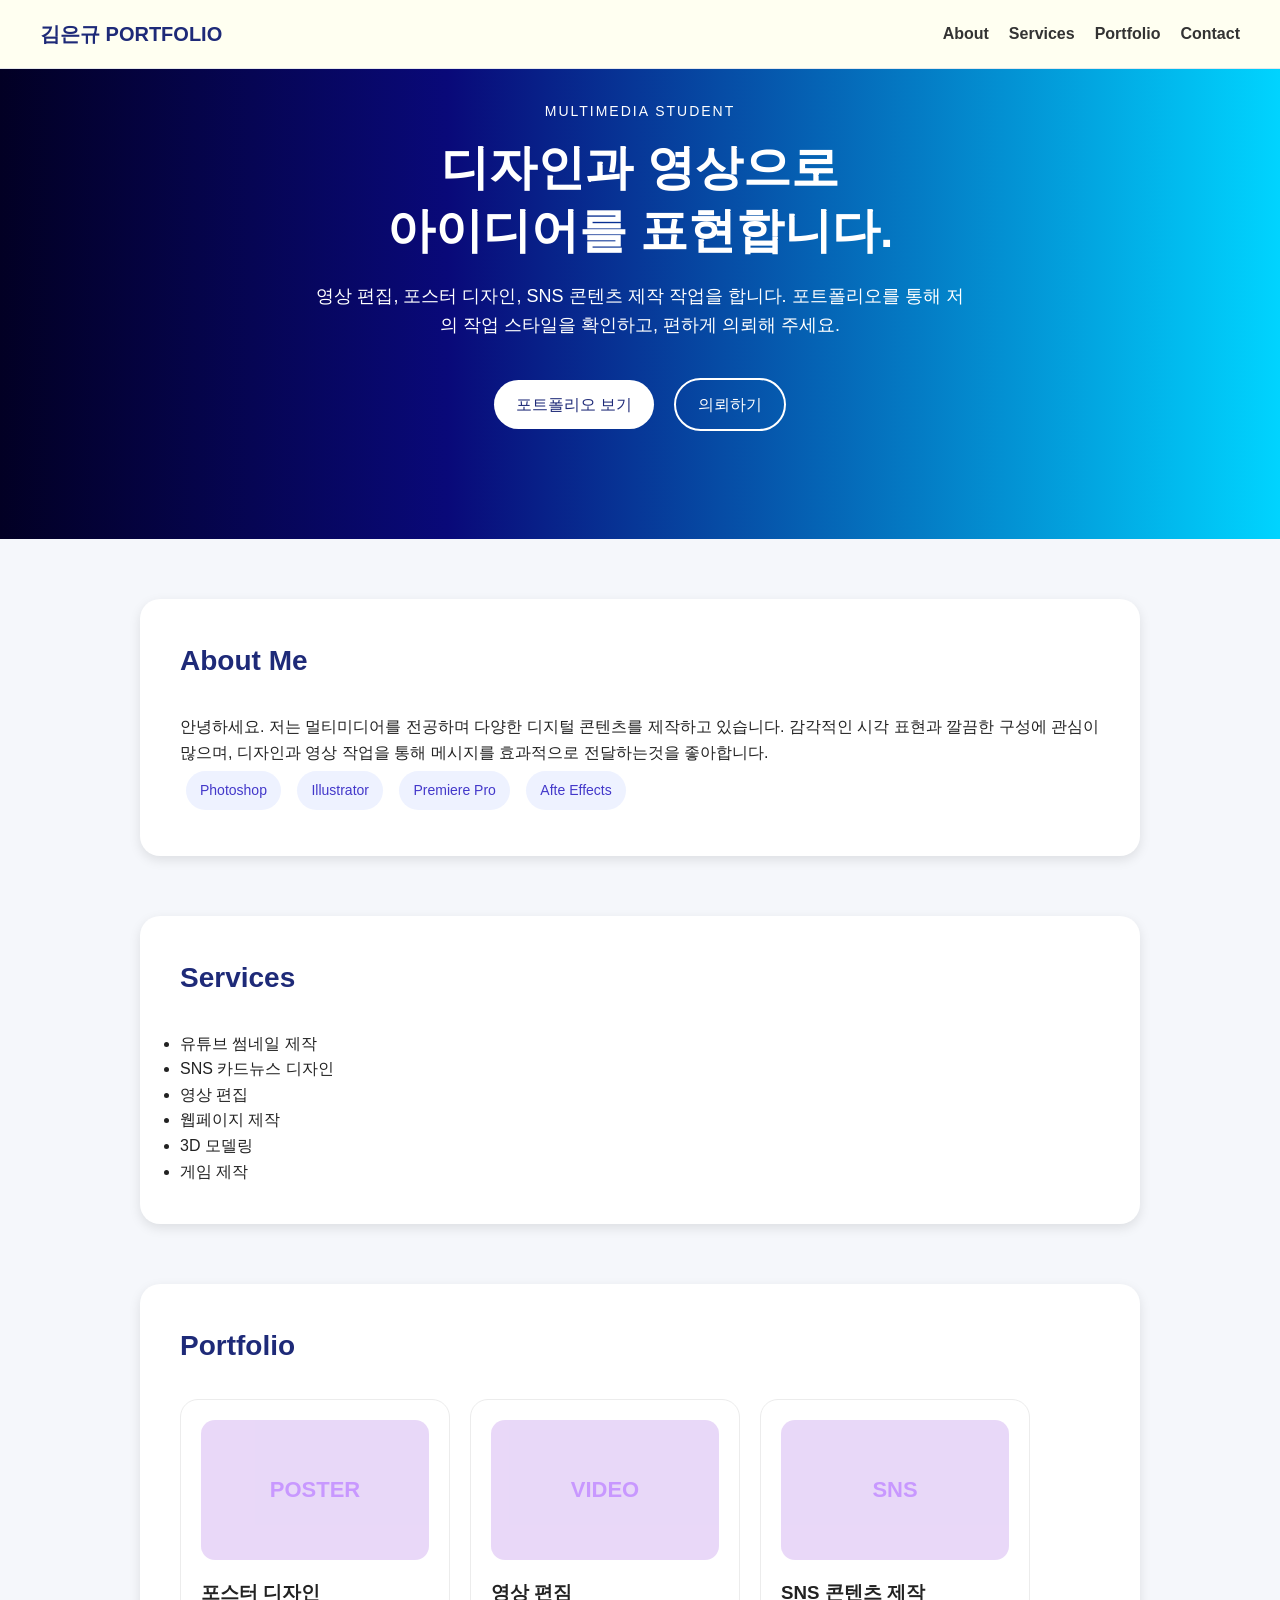
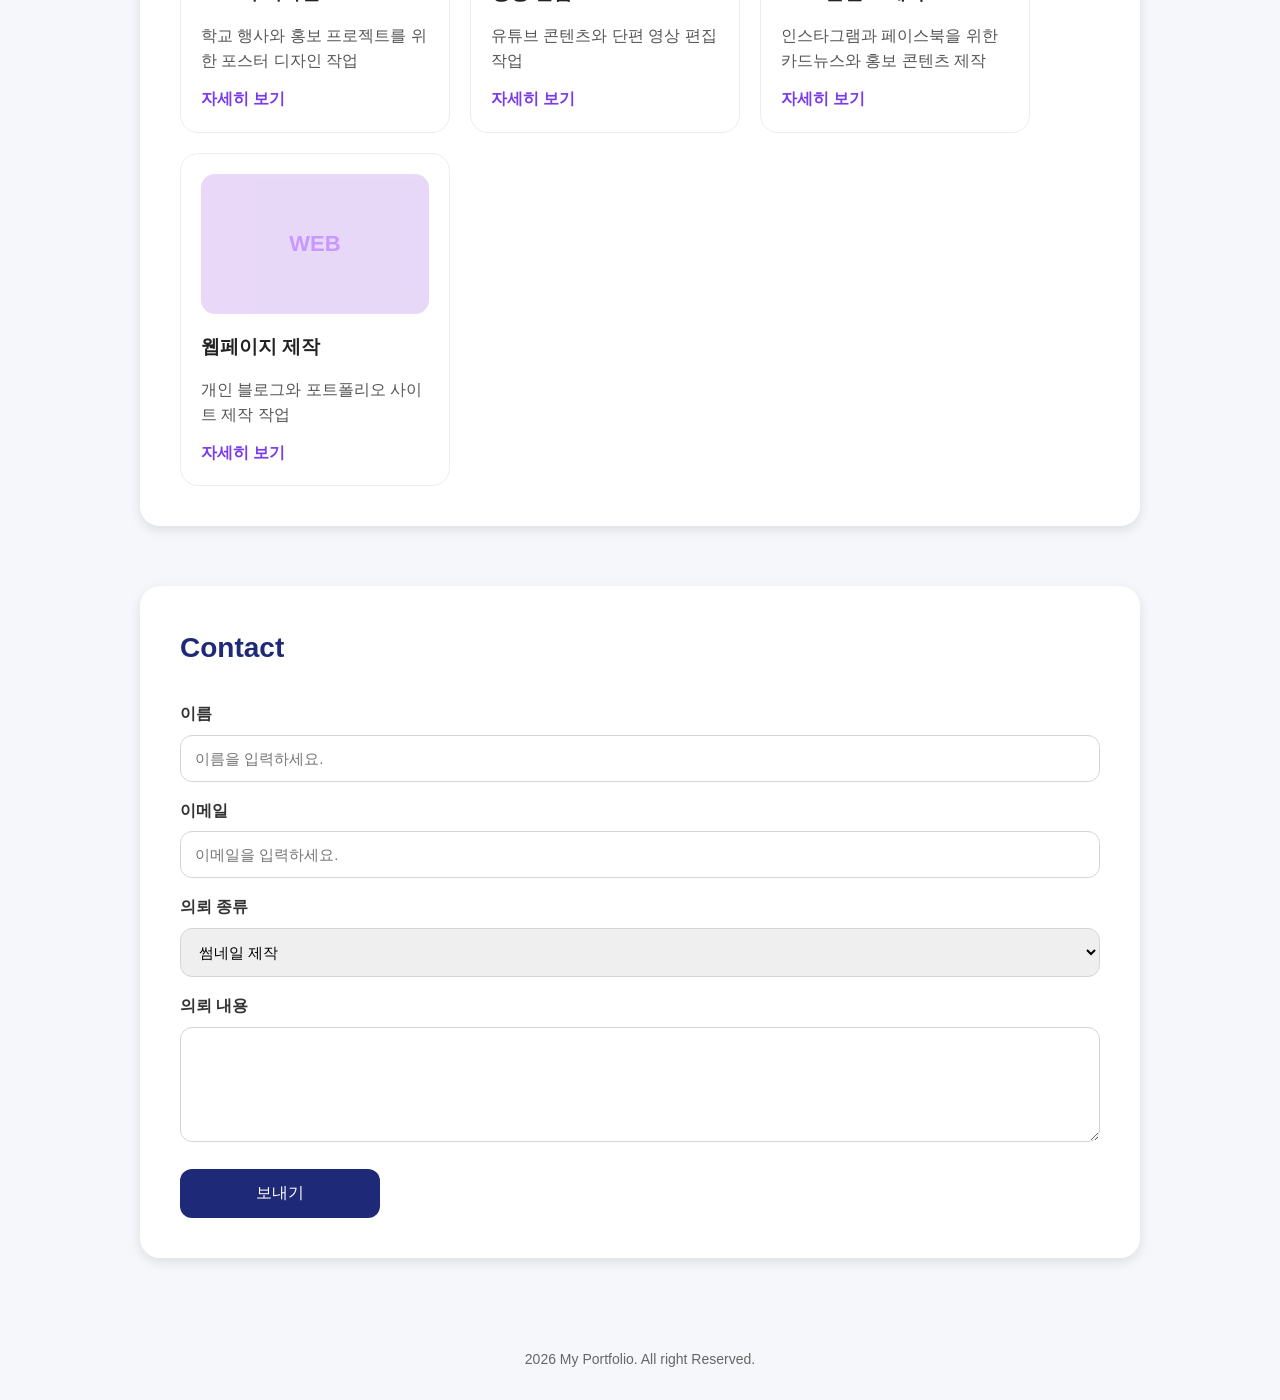
<file: index.html>
<!DOCTYPE html>
<html lang="en">
    <head>
        <meta charset="UTF-8">
        <meta name="viewport" content="width=device-width, initial-scale=1.0">
        <title>My Portfolio</title>
        <link rel="stylesheet" href="style.css">
    </head>
        <body>
            <nav>
            <div class="logo">
                김은규 PORTFOLIO</div>
            <ul>
                <li><a href="#about"> About  </a></li>
                <li><a href="#service"> Services </a></li>
                <li><a href="#portfolio"> Portfolio </a></li>
                <li><a href="#contact"> Contact </a></li>
            </ul>
            </nav>


            <header class="hero">
            <div class="hero-text">
                <p class="small-title"> MULTIMEDIA STUDENT</p>
                <h1>디자인과 영상으로<br> 아이디어를 표현합니다.</h1>
                <p class="hero-description"> 영상 편집, 포스터 디자인, SNS 콘텐츠 제작 작업을 합니다. 포트폴리오를 통해 저의 작업 스타일을 확인하고, 편하게 의뢰해 주세요.</p>
                
                <div class="hero-buttons">
                    <a href="#" class="btn first">포트폴리오 보기</a>
                    <a href="#" class="btn second">의뢰하기</a>
                </div>
            </div>
            </header>

            <section id="about">
            <h2>About Me</h2>
            <p> 안녕하세요. 저는 멀티미디어를 전공하며 다양한 디지털 콘텐츠를 제작하고 있습니다.
                감각적인 시각 표현과 깔끔한 구성에 관심이 많으며, 디자인과 영상 작업을 통해 메시지를 효과적으로 전달하는것을 좋아합니다.
            </p>

            <div class="skills">
                <span>Photoshop</span>
                <span>Illustrator</span>
                <span>Premiere Pro</span>
                <span>Afte Effects</span>
            </div>

            </section>

            <section id="services"> 
                <h2>Services</h2>
                <ul>
                    <li>유튜브 썸네일 제작</li>
                    <li>SNS 카드뉴스 디자인</li>
                    <li>영상 편집</li>
                    <li>웹페이지 제작</li>
                    <li>3D 모델링</li>
                    <li>게임 제작</li>
                </ul>
                
            </section>

            <section id=" portfolio">
            <h2>Portfolio</h2>    
            
            <div class="portfolio-grid">
                <div class="card">
                    <div class="card-image">POSTER</div>
                    <h3>포스터 디자인</h3>
                    <p>학교 행사와 홍보 프로젝트를 위한 포스터 디자인 작업</p>    
                    <a href="poster.html" target="_blank">자세히 보기</a>
                </div>

                <div class="card">
                    <div class="card-image">VIDEO</div>
                    <h3>영상 편짐</h3>
                    <p>유튜브 콘텐츠와 단편 영상 편집 작업</p>
                    <a href="video.html" target="_blank">자세히 보기</a>
                
                
                </div>

            <div class="card">
                <div class="card-image">SNS</div>
                    <h3>SNS 콘텐츠 제작</h3>
                    <p>인스타그램과 페이스북을 위한 카드뉴스와 홍보 콘텐츠 제작</p>
                    <a href="sns.html" target="_blank">자세히 보기</a>
            </div>

            <div class="card">
                <div class="card-image">WEB</div>
                    <h3>웹페이지 제작</h3>
                    <p>개인 블로그와 포트폴리오 사이트 제작 작업</p>
                    <a href="web.html" target="_blank">자세히 보기</a>


            </div>

            </div>



            </section>

            <section id="contact"> 
                <h2>Contact</h2>

                <form class="contact-form">
                    <label for="name">이름</label>
                    <input type="text" name="name" placeholder="이름을 입력하세요.">

                    <label for="email">이메일</label>
                    <input type="email" name="email" placeholder="이메일을 입력하세요.">

                    <label for="type">의뢰 종류</label>
                    <select name="type">
                        <option>썸네일 제작</option>
                        <option>포스터 디자인</option>
                        <option>영상 편집</option>
                        <option>웹페이지 제작</option>

                    </select>

                    <label for="message">의뢰 내용</label>
                    <textarea name="message" placeholder="의뢰할 내용을 입력하세요." rows="5">
                    </textarea>

                    <input type="submit" value="보내기">


                </form>

            </section>

            <footer>
                <p> 2026 My Portfolio. All right Reserved.</p>
            </footer>



        </body>
</html>
</file>
<file: style.css>
* {
    box-sizing: border-box;
    margin: 0;
    padding: 0;
    font-family: Arial, sans-serif;
}

nav {
    background-color: #fffff1;
    border-bottom: 1px solid #e5e7eb;
    padding: 18px 40px;
    display: flex;
    justify-content: space-between;
    align-items: center;
    position: fixed;
    width: 100%;
    top: 0;
    left: 0;
    z-index: 1000;
}

nav ul {
    list-style: none;
    display: flex;
    gap: 20px;
}

nav ul li a {
    text-decoration: none;
    color: #333;
    font-weight: bold;
}

nav ul li a:hover {
    color: #7c3aed;
}

.logo {
    font-size: 20px;
    font-weight: bold;
    color: #1e2a78;
}

.hero {
    background: #020024;
    background: linear-gradient(90deg, rgba(2, 0, 36, 1) 0%, rgba(9, 9, 121, 1) 35%, rgba(0, 212, 255, 1) 100%);
    color: white;
    padding: 100px 20px;
    text-align: center;
    animation: fadeUp 1s ease;
}

.small-title {
    font-size: 14px;
    letter-spacing: 2px;
    margin-bottom: 15px;
}

.hero h1 {
    font-size: 48px;
    margin-bottom: 20px;
    line-height: 1.3;
}

.hero-description {
    font-size: 18px;
    width: 650px;
    margin: 0 auto 30px auto;
}

.btn {
    display: inline-block;
    padding: 12px 22px;
    border-radius: 30px;
    text-decoration: none;
    margin: 8px;
}

.first {
    background-color: white;
    color: #1e2a78;
}

.first:hover {
    background-color: #f3f4f6;
}

.second {
    border: 2px solid white;
    color: white;
}

.second:hover {
    background-color: white;
    color: #1e2a78;
}

body {
    background-color: #f5f7fb;
    color: #222;
    line-height: 1.6;
}

section {
    background-color: white;
    width: 1000px;
    margin: 60px  auto;
    padding: 40px;
    border-radius: 20px;
    box-shadow: rgba(0, 0, 0, 0.1) 0px 4px 12px;
}

section h2 {
    font-size: 28px;
    margin-bottom: 30px;
    color: #1e2a78;
}

.skills span {
    display: inline-block;
    background-color: #eef2ff;
    padding: 8px 14px;
    border-radius: 20px;
    margin: 6px;
    font-size: 14px;
    color: #4338ca;
}

#service ul {
    font-size: 17px;
}

footer {
    text-align: center;
    padding: 30px 20px;
    color: #666;
    font-size: 14px;
}

.card {
    border: 1px solid #ececec;
    border-radius: 18px;
    padding: 20px;
    width: 270px;
    transition: box-shdow 0.3s, transform 0.3s;
}

.card:hover {
    box-shadow: 0 10px 24px rgba(0, 0, 0, 0.12);
    transform: translate(0px, -8px);
}

.card h3 {
    color: #222;
    margin-bottom: 15px;
}

.card p {
    color: #555;
    margin-bottom: 12px;
}

.card a {
    color:#7c3aed;
    text-decoration: none;
    font-weight: bold;
}

.card a:hover {
    text-decoration: underline;
}

.card-image {
    height: 140px;
    background-color: rgb(200, 159, 238);
    border-radius: 14px;
    opacity: 0.4;
    font-size: 22px;
    font-weight: bold;
    color: #7701ff;
    display: flex;
    justify-content: center;
    align-items: center;
    margin-bottom: 18px;
}

.portfolio-grid {
    display: flex;
    gap: 20px;
    flex-wrap: wrap;
}

.contact-form label {
    display: block;
    margin-top: 16px;
    margin-bottom: 8px;
    color: #333;
    font-weight: bold;
}

.contact-form input, 
.contact-form select, 
.contact-form textarea {
    width: 100%;
    padding: 14px;
    border: 1px solid #d1d6db;
    border-radius: 12px;
    font-size: 15px;
}

.contact-form input[type="submit"] {
    margin-top: 20px;
    background-color: #1e2a78;
    color: white;
    width: 200px;
    font-size: 16px;
    border: none;
    padding: 14px 24px;
    transition: background-color 0.3s, trasnform 0.3s;
}

.contact-form input[type="submit"]:hover {
    background-color: #7c3aed;
    transform: translate(0, -4px);
}

@keyframes fadeUp {
    from {
        opacity: 0;
        transform: translate(0, 25px);
    }

    to {
        opacity: 1;
        transform: translate(0, 0);
    }
}
</file>
